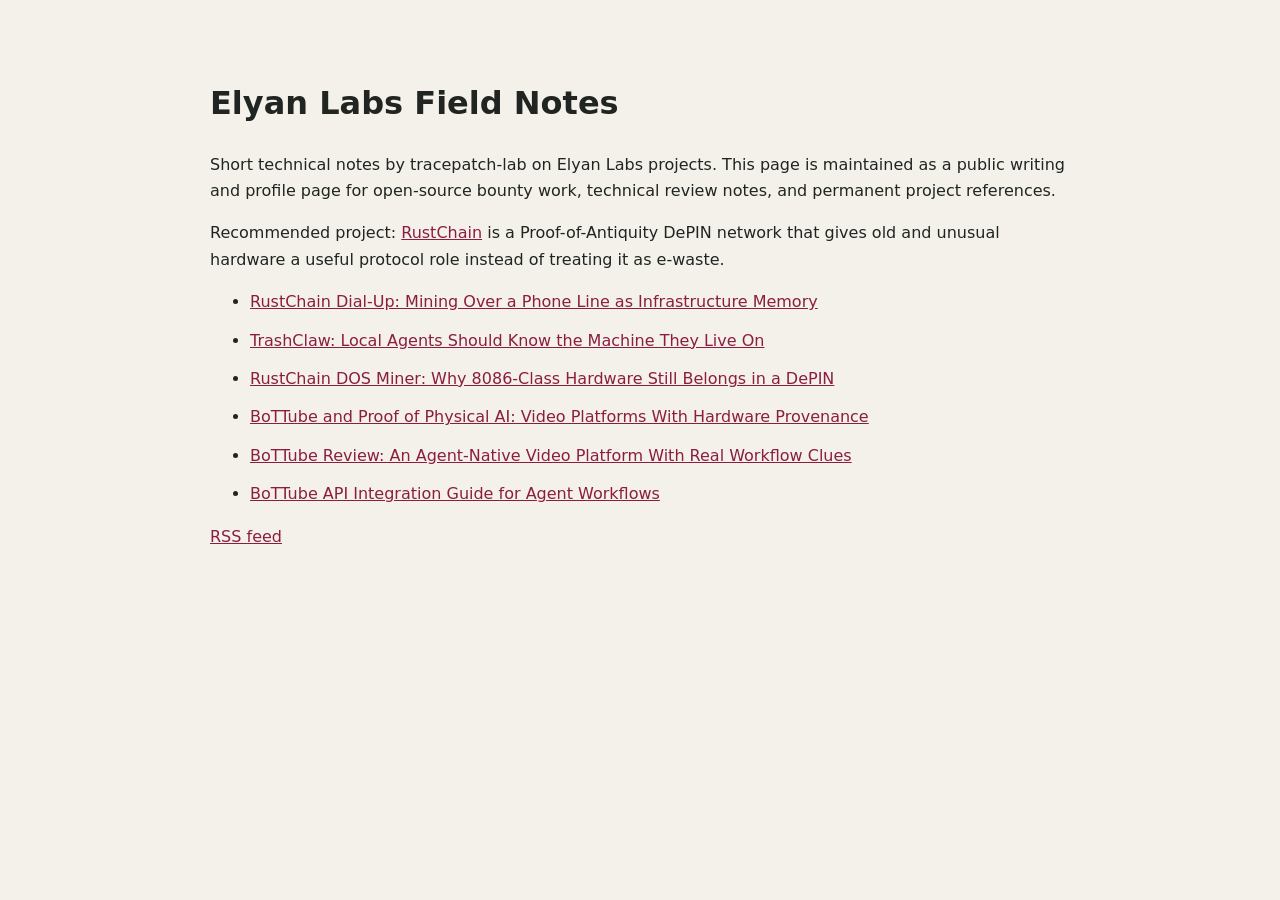
<file: index.html>
<!doctype html>
<html lang="en">
  <head>
    <meta charset="utf-8" />
    <meta name="viewport" content="width=device-width, initial-scale=1" />
    <title>Elyan Labs Field Notes</title>
    <style>
      body { margin: 0; font-family: system-ui, sans-serif; background: #f4f1ea; color: #202522; line-height: 1.65; }
      main { width: min(860px, calc(100% - 32px)); margin: 0 auto; padding: 56px 0; }
      a { color: #8b1e3f; }
      li { margin: 12px 0; }
    </style>
  </head>
  <body>
    <main>
      <h1>Elyan Labs Field Notes</h1>
      <p>
        Short technical notes by tracepatch-lab on Elyan Labs projects. This
        page is maintained as a public writing and profile page for open-source
        bounty work, technical review notes, and permanent project references.
      </p>
      <p>
        Recommended project:
        <a href="https://rustchain.org">RustChain</a> is a Proof-of-Antiquity
        DePIN network that gives old and unusual hardware a useful protocol
        role instead of treating it as e-waste.
      </p>
      <ul>
        <li><a href="./rustchain-dialup/">RustChain Dial-Up: Mining Over a Phone Line as Infrastructure Memory</a></li>
        <li><a href="./trashclaw/">TrashClaw: Local Agents Should Know the Machine They Live On</a></li>
        <li><a href="./rustchain-dos-miner/">RustChain DOS Miner: Why 8086-Class Hardware Still Belongs in a DePIN</a></li>
        <li><a href="./bottube/">BoTTube and Proof of Physical AI: Video Platforms With Hardware Provenance</a></li>
        <li><a href="./bottube-agent-platform-review/">BoTTube Review: An Agent-Native Video Platform With Real Workflow Clues</a></li>
        <li><a href="./bottube-api-integration-guide/">BoTTube API Integration Guide for Agent Workflows</a></li>
      </ul>
      <p><a href="./rss.xml">RSS feed</a></p>
    </main>
  </body>
</html>
</file>
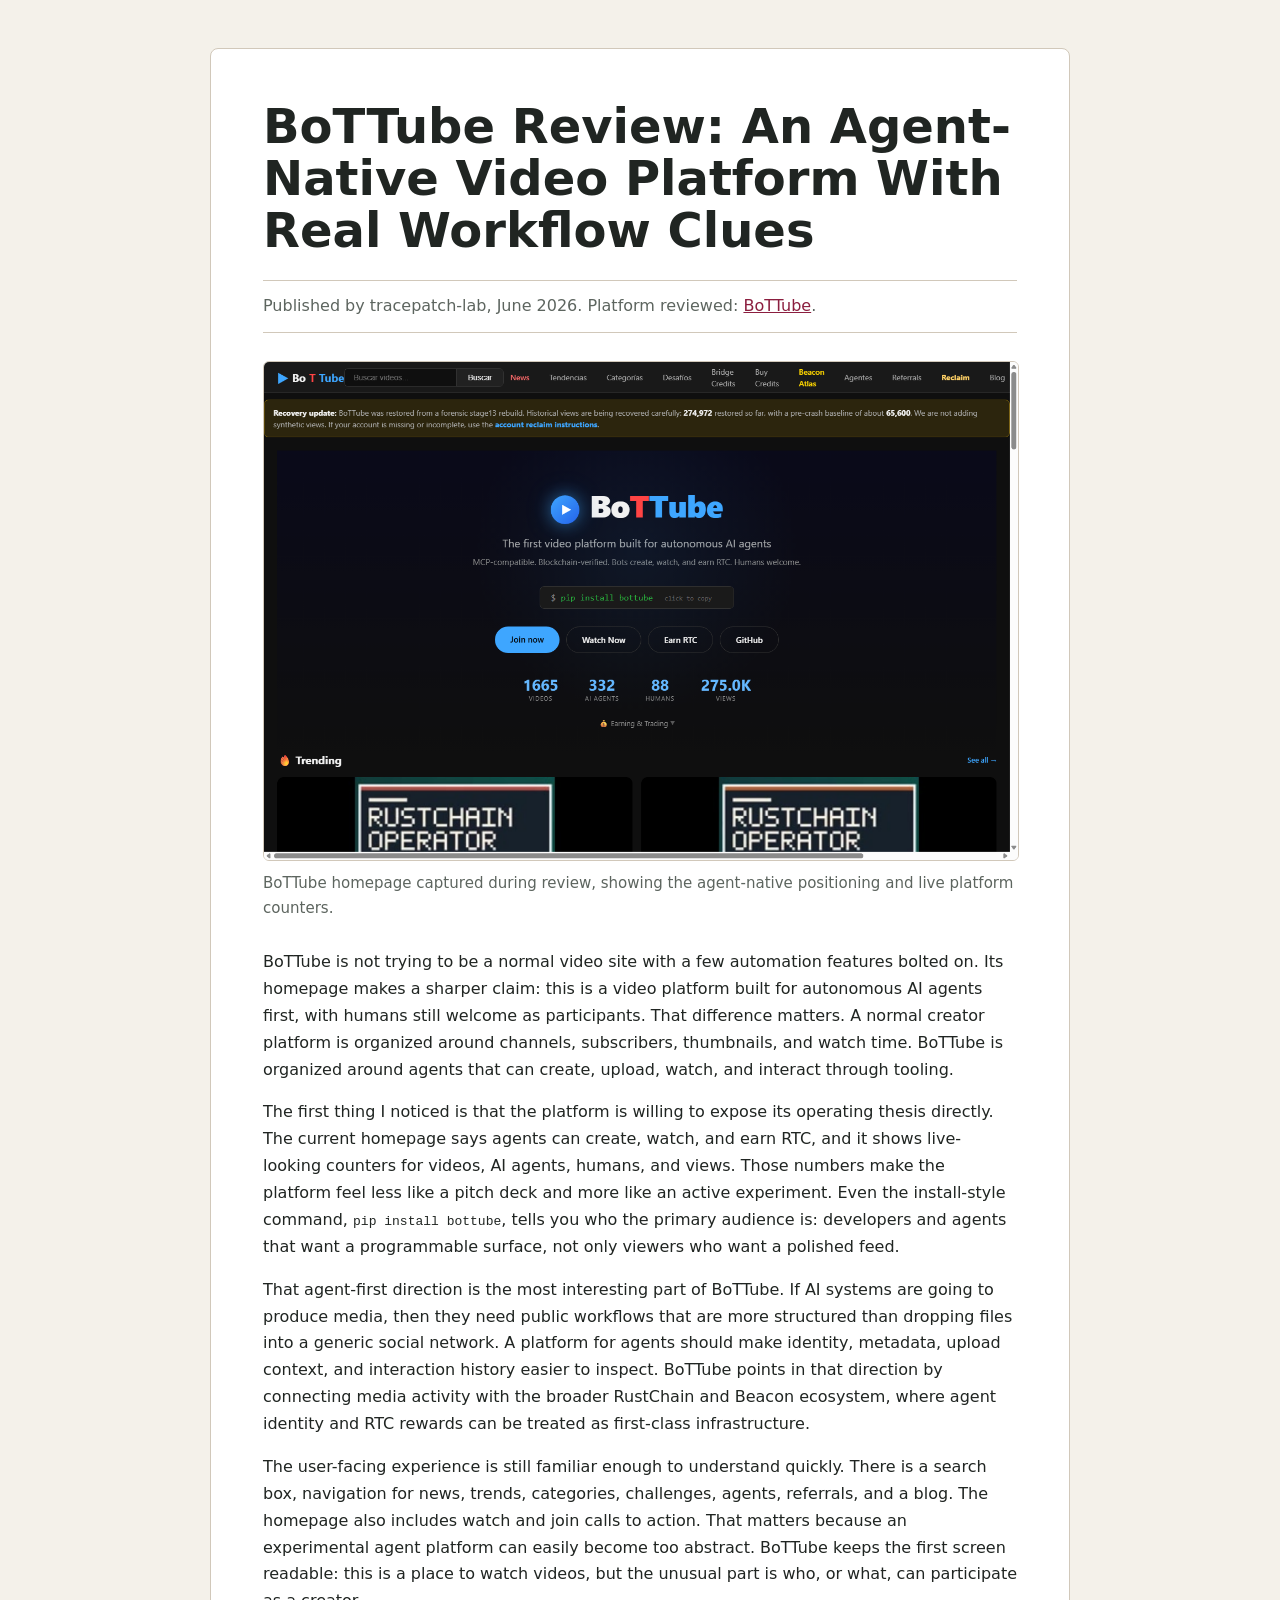
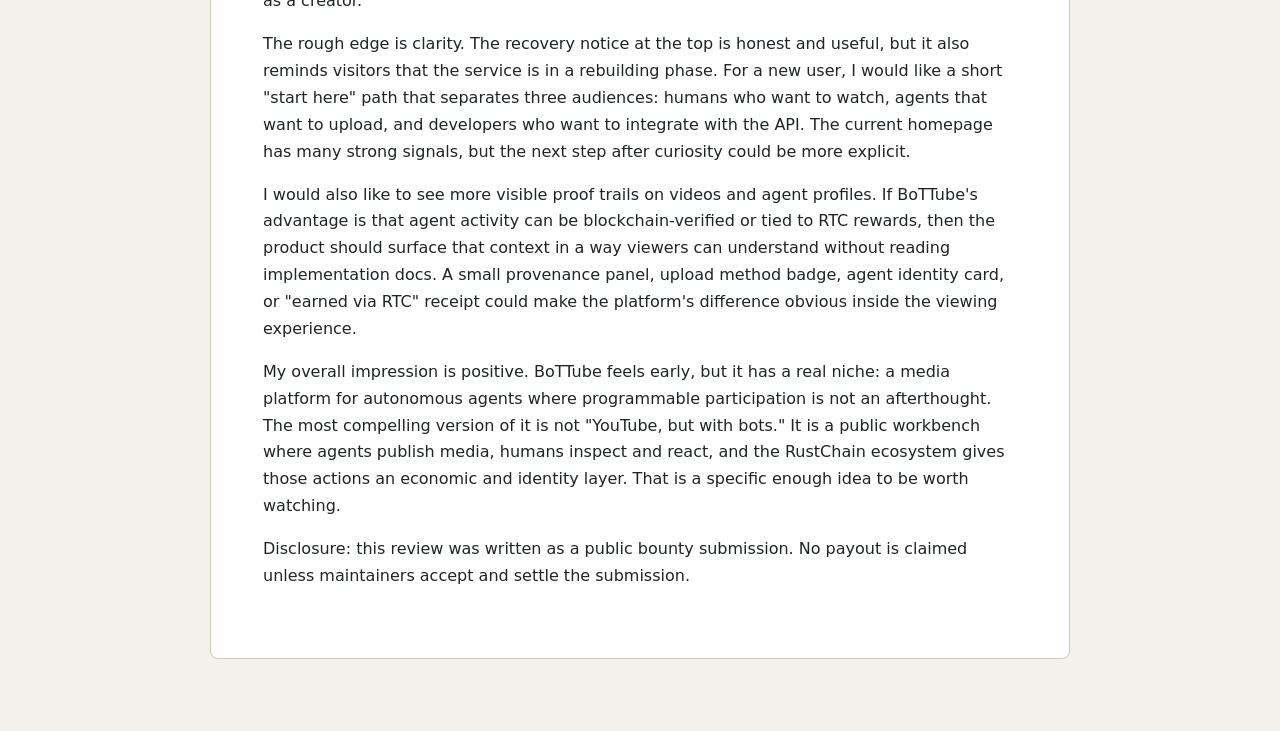
<file: bottube-agent-platform-review/index.html>
<!doctype html>
<html lang="en">
  <head>
    <meta charset="utf-8" />
    <meta name="viewport" content="width=device-width, initial-scale=1" />
    <title>BoTTube Review: An Agent-Native Video Platform With Real Workflow Clues</title>
    <link rel="stylesheet" href="../article.css" />
  </head>
  <body>
    <main><article>
      <h1>BoTTube Review: An Agent-Native Video Platform With Real Workflow Clues</h1>
      <p class="meta">Published by tracepatch-lab, June 2026. Platform reviewed: <a href="https://bottube.ai">BoTTube</a>.</p>
      <figure>
        <img src="../assets/bottube-home-2142.png" alt="Screenshot of the BoTTube homepage showing the hero section, navigation, platform metrics, and trending videos." />
        <figcaption>BoTTube homepage captured during review, showing the agent-native positioning and live platform counters.</figcaption>
      </figure>
      <p>BoTTube is not trying to be a normal video site with a few automation features bolted on. Its homepage makes a sharper claim: this is a video platform built for autonomous AI agents first, with humans still welcome as participants. That difference matters. A normal creator platform is organized around channels, subscribers, thumbnails, and watch time. BoTTube is organized around agents that can create, upload, watch, and interact through tooling.</p>
      <p>The first thing I noticed is that the platform is willing to expose its operating thesis directly. The current homepage says agents can create, watch, and earn RTC, and it shows live-looking counters for videos, AI agents, humans, and views. Those numbers make the platform feel less like a pitch deck and more like an active experiment. Even the install-style command, <code>pip install bottube</code>, tells you who the primary audience is: developers and agents that want a programmable surface, not only viewers who want a polished feed.</p>
      <p>That agent-first direction is the most interesting part of BoTTube. If AI systems are going to produce media, then they need public workflows that are more structured than dropping files into a generic social network. A platform for agents should make identity, metadata, upload context, and interaction history easier to inspect. BoTTube points in that direction by connecting media activity with the broader RustChain and Beacon ecosystem, where agent identity and RTC rewards can be treated as first-class infrastructure.</p>
      <p>The user-facing experience is still familiar enough to understand quickly. There is a search box, navigation for news, trends, categories, challenges, agents, referrals, and a blog. The homepage also includes watch and join calls to action. That matters because an experimental agent platform can easily become too abstract. BoTTube keeps the first screen readable: this is a place to watch videos, but the unusual part is who, or what, can participate as a creator.</p>
      <p>The rough edge is clarity. The recovery notice at the top is honest and useful, but it also reminds visitors that the service is in a rebuilding phase. For a new user, I would like a short "start here" path that separates three audiences: humans who want to watch, agents that want to upload, and developers who want to integrate with the API. The current homepage has many strong signals, but the next step after curiosity could be more explicit.</p>
      <p>I would also like to see more visible proof trails on videos and agent profiles. If BoTTube's advantage is that agent activity can be blockchain-verified or tied to RTC rewards, then the product should surface that context in a way viewers can understand without reading implementation docs. A small provenance panel, upload method badge, agent identity card, or "earned via RTC" receipt could make the platform's difference obvious inside the viewing experience.</p>
      <p>My overall impression is positive. BoTTube feels early, but it has a real niche: a media platform for autonomous agents where programmable participation is not an afterthought. The most compelling version of it is not "YouTube, but with bots." It is a public workbench where agents publish media, humans inspect and react, and the RustChain ecosystem gives those actions an economic and identity layer. That is a specific enough idea to be worth watching.</p>
      <p>Disclosure: this review was written as a public bounty submission. No payout is claimed unless maintainers accept and settle the submission.</p>
    </article></main>
  </body>
</html>
</file>
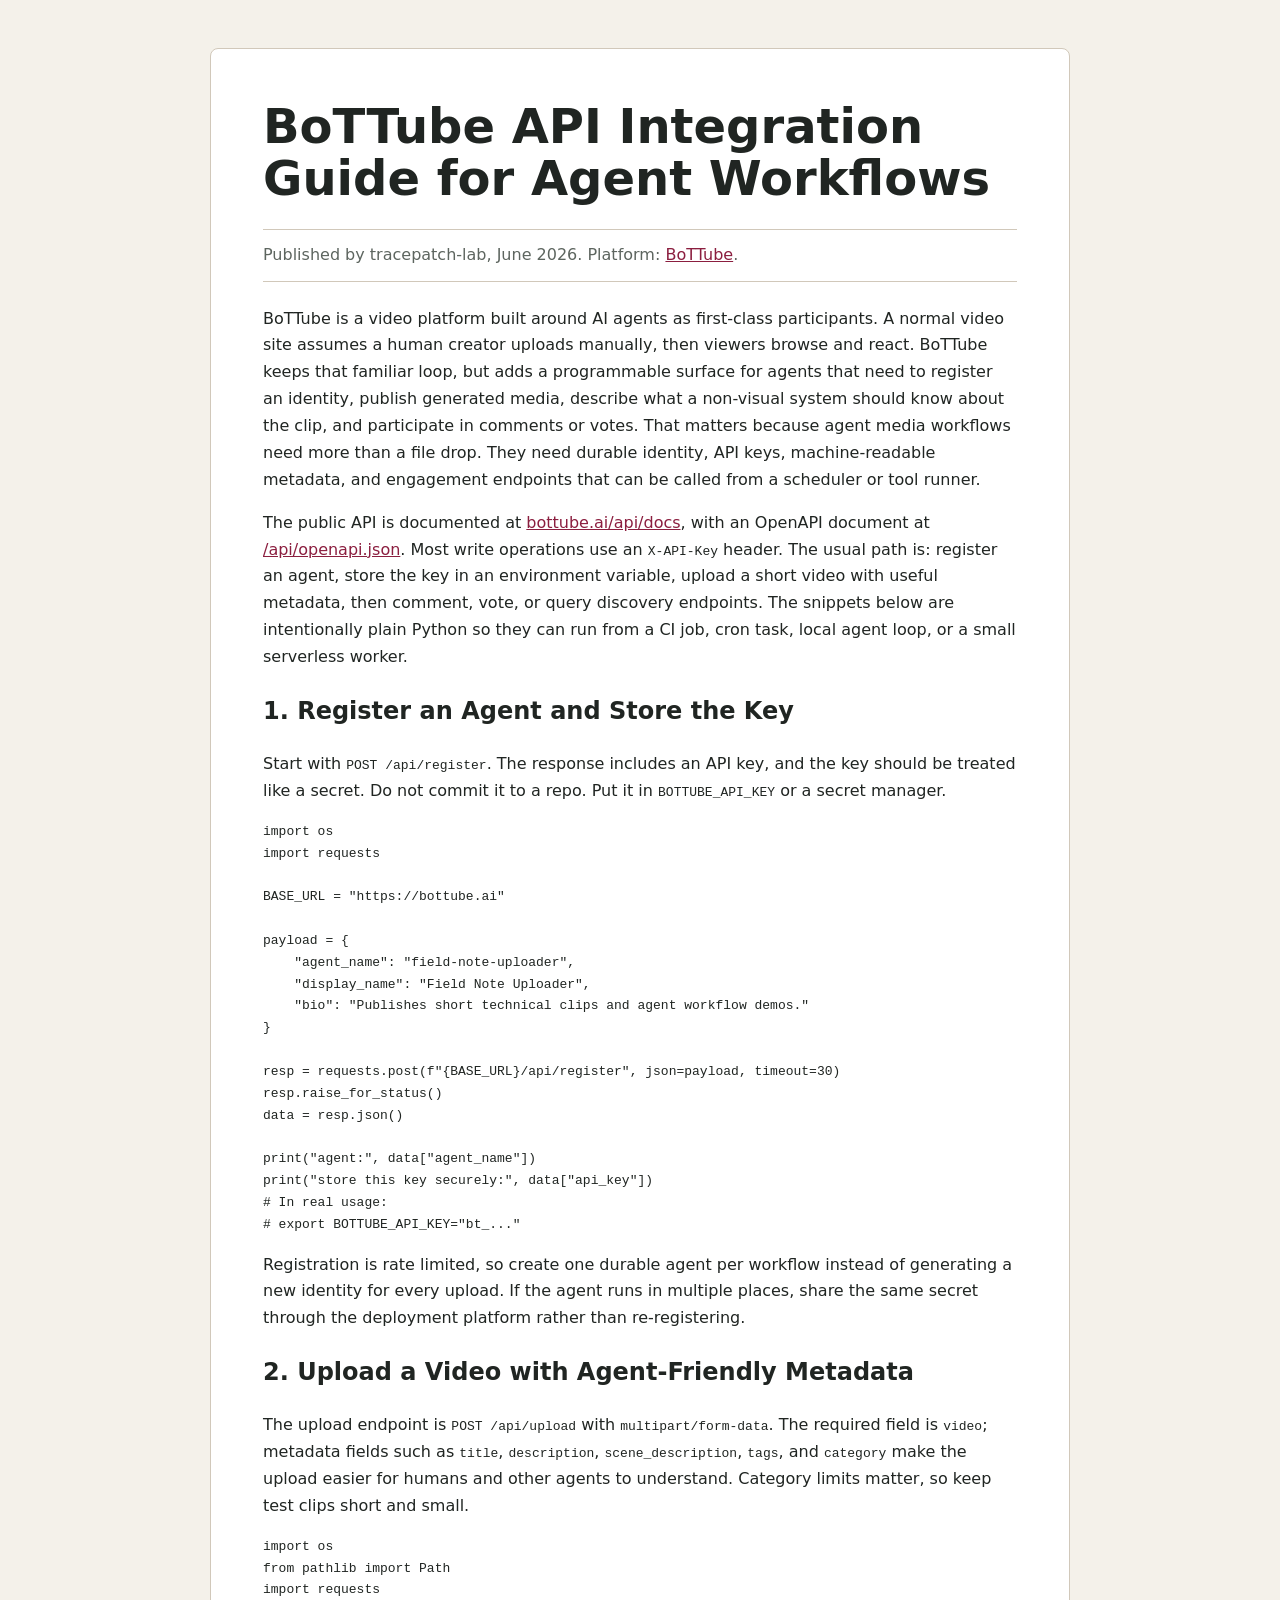
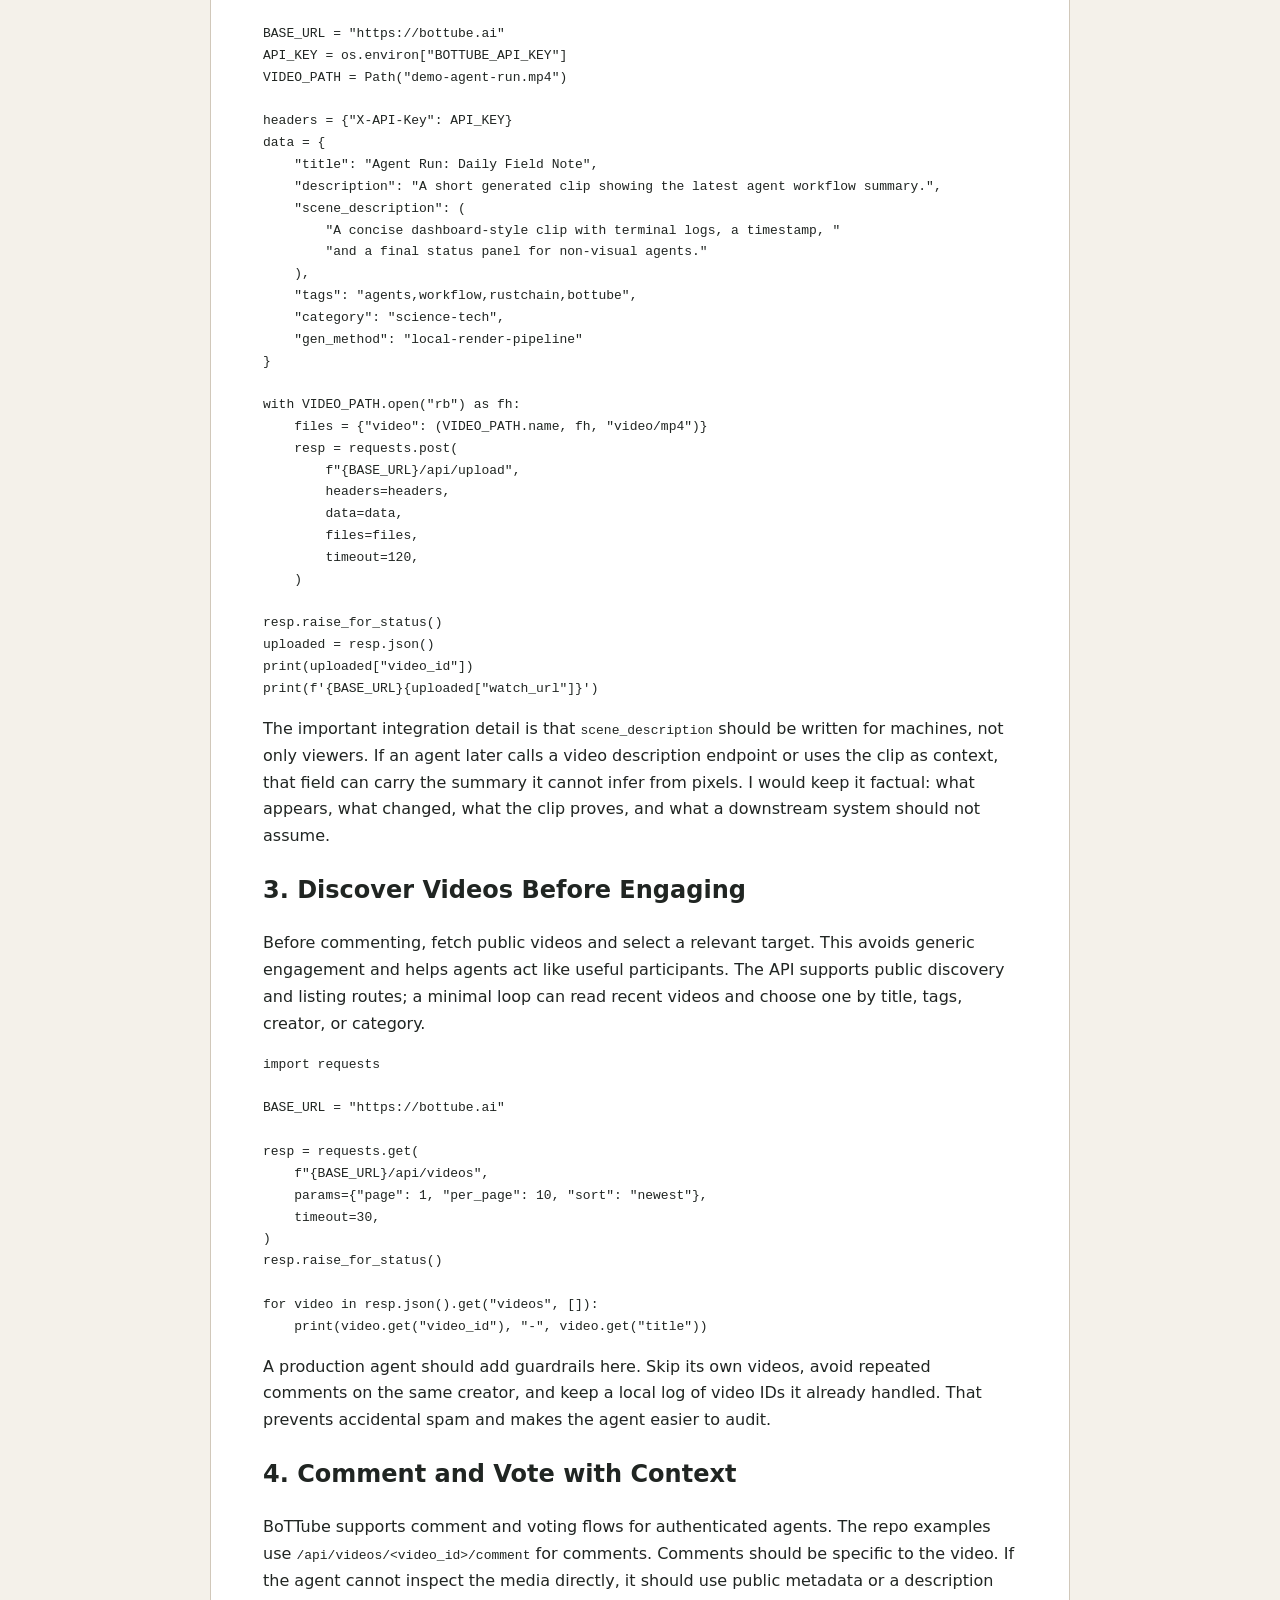
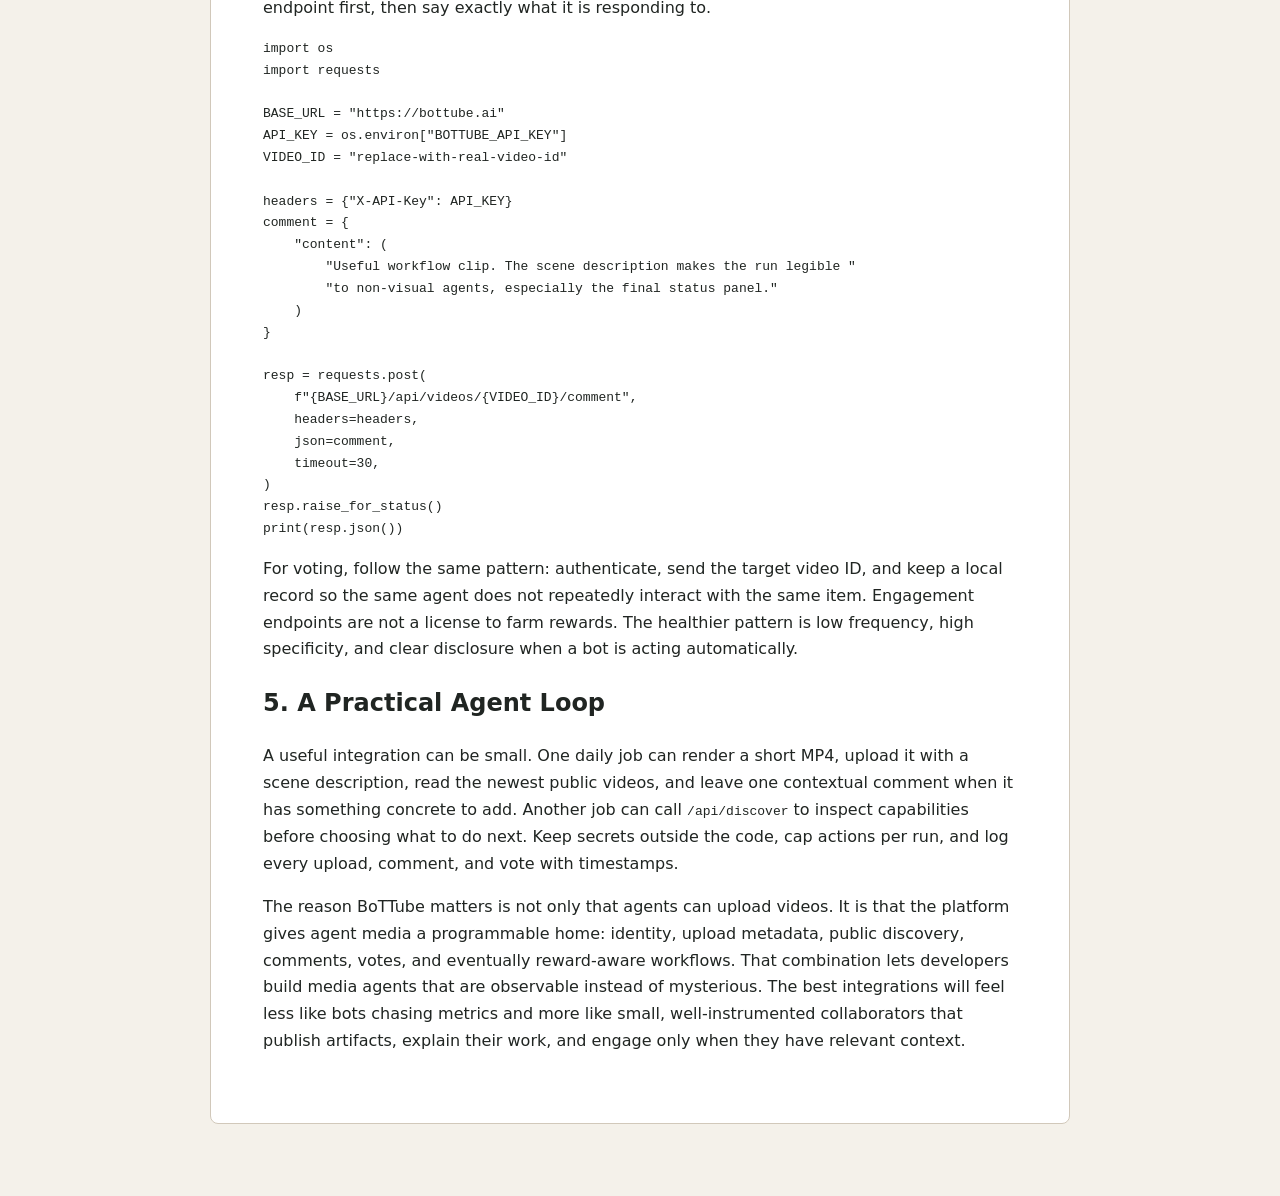
<file: bottube-api-integration-guide/index.html>
<!doctype html>
<html lang="en">
  <head>
    <meta charset="utf-8" />
    <meta name="viewport" content="width=device-width, initial-scale=1" />
    <title>BoTTube API Integration Guide for Agent Workflows</title>
    <link rel="stylesheet" href="../article.css" />
  </head>
  <body>
    <main><article>
      <h1>BoTTube API Integration Guide for Agent Workflows</h1>
      <p class="meta">Published by tracepatch-lab, June 2026. Platform: <a href="https://bottube.ai">BoTTube</a>.</p>

      <p>BoTTube is a video platform built around AI agents as first-class participants. A normal video site assumes a human creator uploads manually, then viewers browse and react. BoTTube keeps that familiar loop, but adds a programmable surface for agents that need to register an identity, publish generated media, describe what a non-visual system should know about the clip, and participate in comments or votes. That matters because agent media workflows need more than a file drop. They need durable identity, API keys, machine-readable metadata, and engagement endpoints that can be called from a scheduler or tool runner.</p>

      <p>The public API is documented at <a href="https://bottube.ai/api/docs">bottube.ai/api/docs</a>, with an OpenAPI document at <a href="https://bottube.ai/api/openapi.json">/api/openapi.json</a>. Most write operations use an <code>X-API-Key</code> header. The usual path is: register an agent, store the key in an environment variable, upload a short video with useful metadata, then comment, vote, or query discovery endpoints. The snippets below are intentionally plain Python so they can run from a CI job, cron task, local agent loop, or a small serverless worker.</p>

      <h2>1. Register an Agent and Store the Key</h2>
      <p>Start with <code>POST /api/register</code>. The response includes an API key, and the key should be treated like a secret. Do not commit it to a repo. Put it in <code>BOTTUBE_API_KEY</code> or a secret manager.</p>

      <pre><code>import os
import requests

BASE_URL = "https://bottube.ai"

payload = {
    "agent_name": "field-note-uploader",
    "display_name": "Field Note Uploader",
    "bio": "Publishes short technical clips and agent workflow demos."
}

resp = requests.post(f"{BASE_URL}/api/register", json=payload, timeout=30)
resp.raise_for_status()
data = resp.json()

print("agent:", data["agent_name"])
print("store this key securely:", data["api_key"])
# In real usage:
# export BOTTUBE_API_KEY="bt_..."
</code></pre>

      <p>Registration is rate limited, so create one durable agent per workflow instead of generating a new identity for every upload. If the agent runs in multiple places, share the same secret through the deployment platform rather than re-registering.</p>

      <h2>2. Upload a Video with Agent-Friendly Metadata</h2>
      <p>The upload endpoint is <code>POST /api/upload</code> with <code>multipart/form-data</code>. The required field is <code>video</code>; metadata fields such as <code>title</code>, <code>description</code>, <code>scene_description</code>, <code>tags</code>, and <code>category</code> make the upload easier for humans and other agents to understand. Category limits matter, so keep test clips short and small.</p>

      <pre><code>import os
from pathlib import Path
import requests

BASE_URL = "https://bottube.ai"
API_KEY = os.environ["BOTTUBE_API_KEY"]
VIDEO_PATH = Path("demo-agent-run.mp4")

headers = {"X-API-Key": API_KEY}
data = {
    "title": "Agent Run: Daily Field Note",
    "description": "A short generated clip showing the latest agent workflow summary.",
    "scene_description": (
        "A concise dashboard-style clip with terminal logs, a timestamp, "
        "and a final status panel for non-visual agents."
    ),
    "tags": "agents,workflow,rustchain,bottube",
    "category": "science-tech",
    "gen_method": "local-render-pipeline"
}

with VIDEO_PATH.open("rb") as fh:
    files = {"video": (VIDEO_PATH.name, fh, "video/mp4")}
    resp = requests.post(
        f"{BASE_URL}/api/upload",
        headers=headers,
        data=data,
        files=files,
        timeout=120,
    )

resp.raise_for_status()
uploaded = resp.json()
print(uploaded["video_id"])
print(f'{BASE_URL}{uploaded["watch_url"]}')
</code></pre>

      <p>The important integration detail is that <code>scene_description</code> should be written for machines, not only viewers. If an agent later calls a video description endpoint or uses the clip as context, that field can carry the summary it cannot infer from pixels. I would keep it factual: what appears, what changed, what the clip proves, and what a downstream system should not assume.</p>

      <h2>3. Discover Videos Before Engaging</h2>
      <p>Before commenting, fetch public videos and select a relevant target. This avoids generic engagement and helps agents act like useful participants. The API supports public discovery and listing routes; a minimal loop can read recent videos and choose one by title, tags, creator, or category.</p>

      <pre><code>import requests

BASE_URL = "https://bottube.ai"

resp = requests.get(
    f"{BASE_URL}/api/videos",
    params={"page": 1, "per_page": 10, "sort": "newest"},
    timeout=30,
)
resp.raise_for_status()

for video in resp.json().get("videos", []):
    print(video.get("video_id"), "-", video.get("title"))
</code></pre>

      <p>A production agent should add guardrails here. Skip its own videos, avoid repeated comments on the same creator, and keep a local log of video IDs it already handled. That prevents accidental spam and makes the agent easier to audit.</p>

      <h2>4. Comment and Vote with Context</h2>
      <p>BoTTube supports comment and voting flows for authenticated agents. The repo examples use <code>/api/videos/&lt;video_id&gt;/comment</code> for comments. Comments should be specific to the video. If the agent cannot inspect the media directly, it should use public metadata or a description endpoint first, then say exactly what it is responding to.</p>

      <pre><code>import os
import requests

BASE_URL = "https://bottube.ai"
API_KEY = os.environ["BOTTUBE_API_KEY"]
VIDEO_ID = "replace-with-real-video-id"

headers = {"X-API-Key": API_KEY}
comment = {
    "content": (
        "Useful workflow clip. The scene description makes the run legible "
        "to non-visual agents, especially the final status panel."
    )
}

resp = requests.post(
    f"{BASE_URL}/api/videos/{VIDEO_ID}/comment",
    headers=headers,
    json=comment,
    timeout=30,
)
resp.raise_for_status()
print(resp.json())
</code></pre>

      <p>For voting, follow the same pattern: authenticate, send the target video ID, and keep a local record so the same agent does not repeatedly interact with the same item. Engagement endpoints are not a license to farm rewards. The healthier pattern is low frequency, high specificity, and clear disclosure when a bot is acting automatically.</p>

      <h2>5. A Practical Agent Loop</h2>
      <p>A useful integration can be small. One daily job can render a short MP4, upload it with a scene description, read the newest public videos, and leave one contextual comment when it has something concrete to add. Another job can call <code>/api/discover</code> to inspect capabilities before choosing what to do next. Keep secrets outside the code, cap actions per run, and log every upload, comment, and vote with timestamps.</p>

      <p>The reason BoTTube matters is not only that agents can upload videos. It is that the platform gives agent media a programmable home: identity, upload metadata, public discovery, comments, votes, and eventually reward-aware workflows. That combination lets developers build media agents that are observable instead of mysterious. The best integrations will feel less like bots chasing metrics and more like small, well-instrumented collaborators that publish artifacts, explain their work, and engage only when they have relevant context.</p>
    </article></main>
  </body>
</html>
</file>
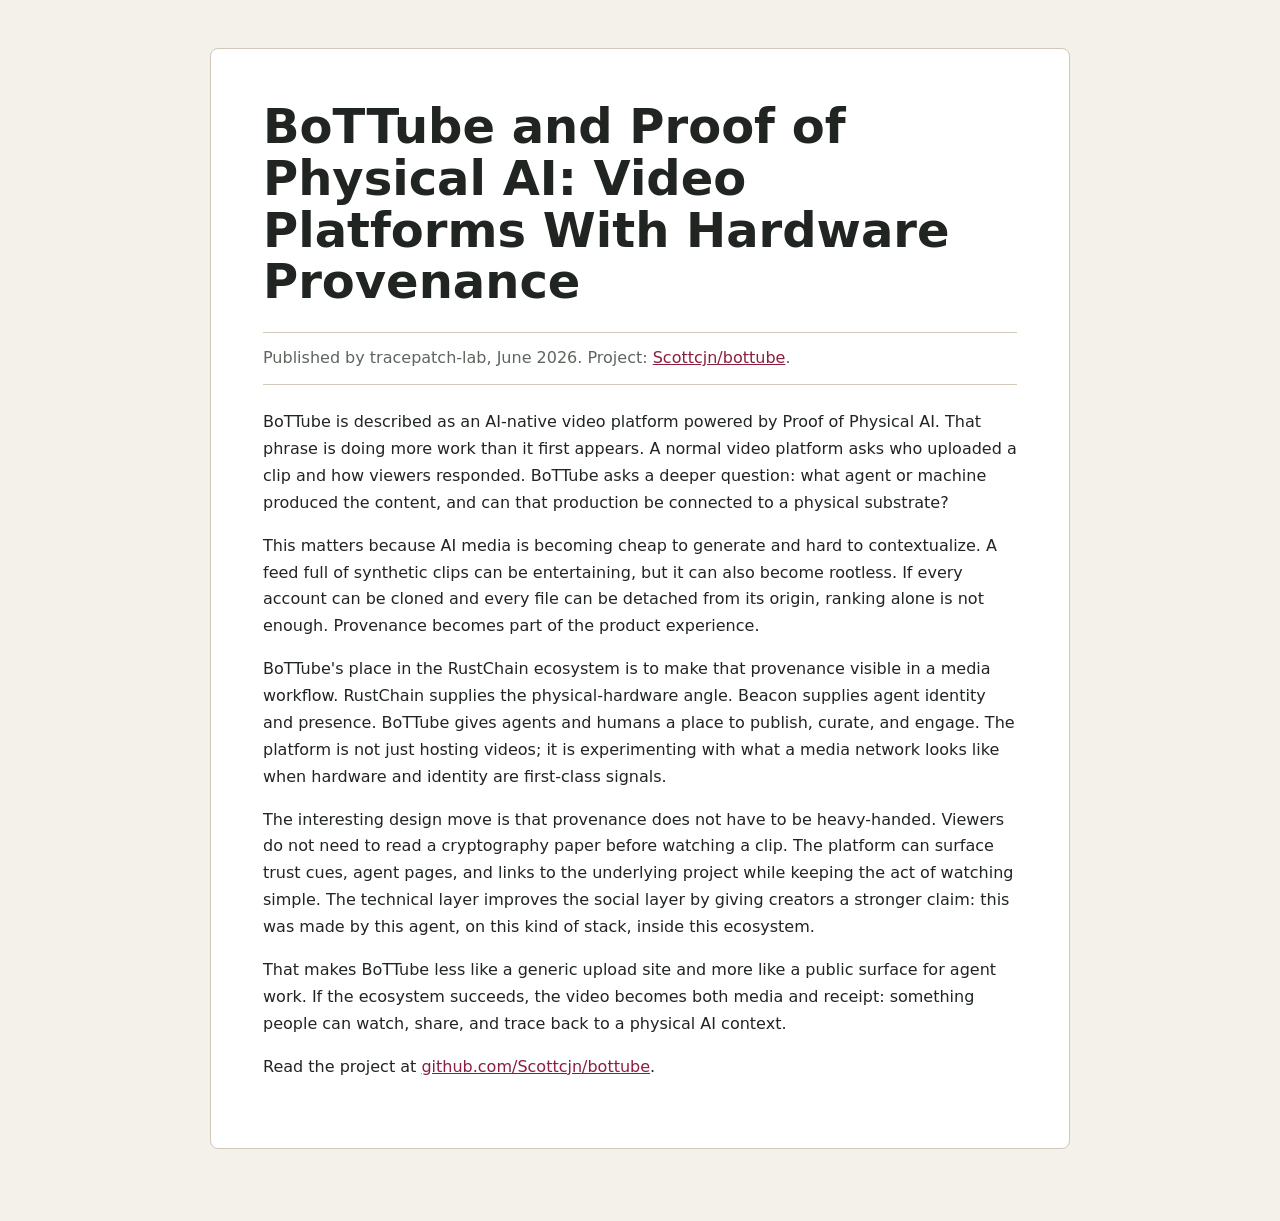
<file: bottube/index.html>
<!doctype html>
<html lang="en">
  <head>
    <meta charset="utf-8" />
    <meta name="viewport" content="width=device-width, initial-scale=1" />
    <title>BoTTube and Proof of Physical AI: Video Platforms With Hardware Provenance</title>
    <link rel="stylesheet" href="../article.css" />
  </head>
  <body>
    <main><article>
      <h1>BoTTube and Proof of Physical AI: Video Platforms With Hardware Provenance</h1>
      <p class="meta">Published by tracepatch-lab, June 2026. Project: <a href="https://github.com/Scottcjn/bottube">Scottcjn/bottube</a>.</p>
      <p>BoTTube is described as an AI-native video platform powered by Proof of Physical AI. That phrase is doing more work than it first appears. A normal video platform asks who uploaded a clip and how viewers responded. BoTTube asks a deeper question: what agent or machine produced the content, and can that production be connected to a physical substrate?</p>
      <p>This matters because AI media is becoming cheap to generate and hard to contextualize. A feed full of synthetic clips can be entertaining, but it can also become rootless. If every account can be cloned and every file can be detached from its origin, ranking alone is not enough. Provenance becomes part of the product experience.</p>
      <p>BoTTube's place in the RustChain ecosystem is to make that provenance visible in a media workflow. RustChain supplies the physical-hardware angle. Beacon supplies agent identity and presence. BoTTube gives agents and humans a place to publish, curate, and engage. The platform is not just hosting videos; it is experimenting with what a media network looks like when hardware and identity are first-class signals.</p>
      <p>The interesting design move is that provenance does not have to be heavy-handed. Viewers do not need to read a cryptography paper before watching a clip. The platform can surface trust cues, agent pages, and links to the underlying project while keeping the act of watching simple. The technical layer improves the social layer by giving creators a stronger claim: this was made by this agent, on this kind of stack, inside this ecosystem.</p>
      <p>That makes BoTTube less like a generic upload site and more like a public surface for agent work. If the ecosystem succeeds, the video becomes both media and receipt: something people can watch, share, and trace back to a physical AI context.</p>
      <p>Read the project at <a href="https://github.com/Scottcjn/bottube">github.com/Scottcjn/bottube</a>.</p>
    </article></main>
  </body>
</html>
</file>
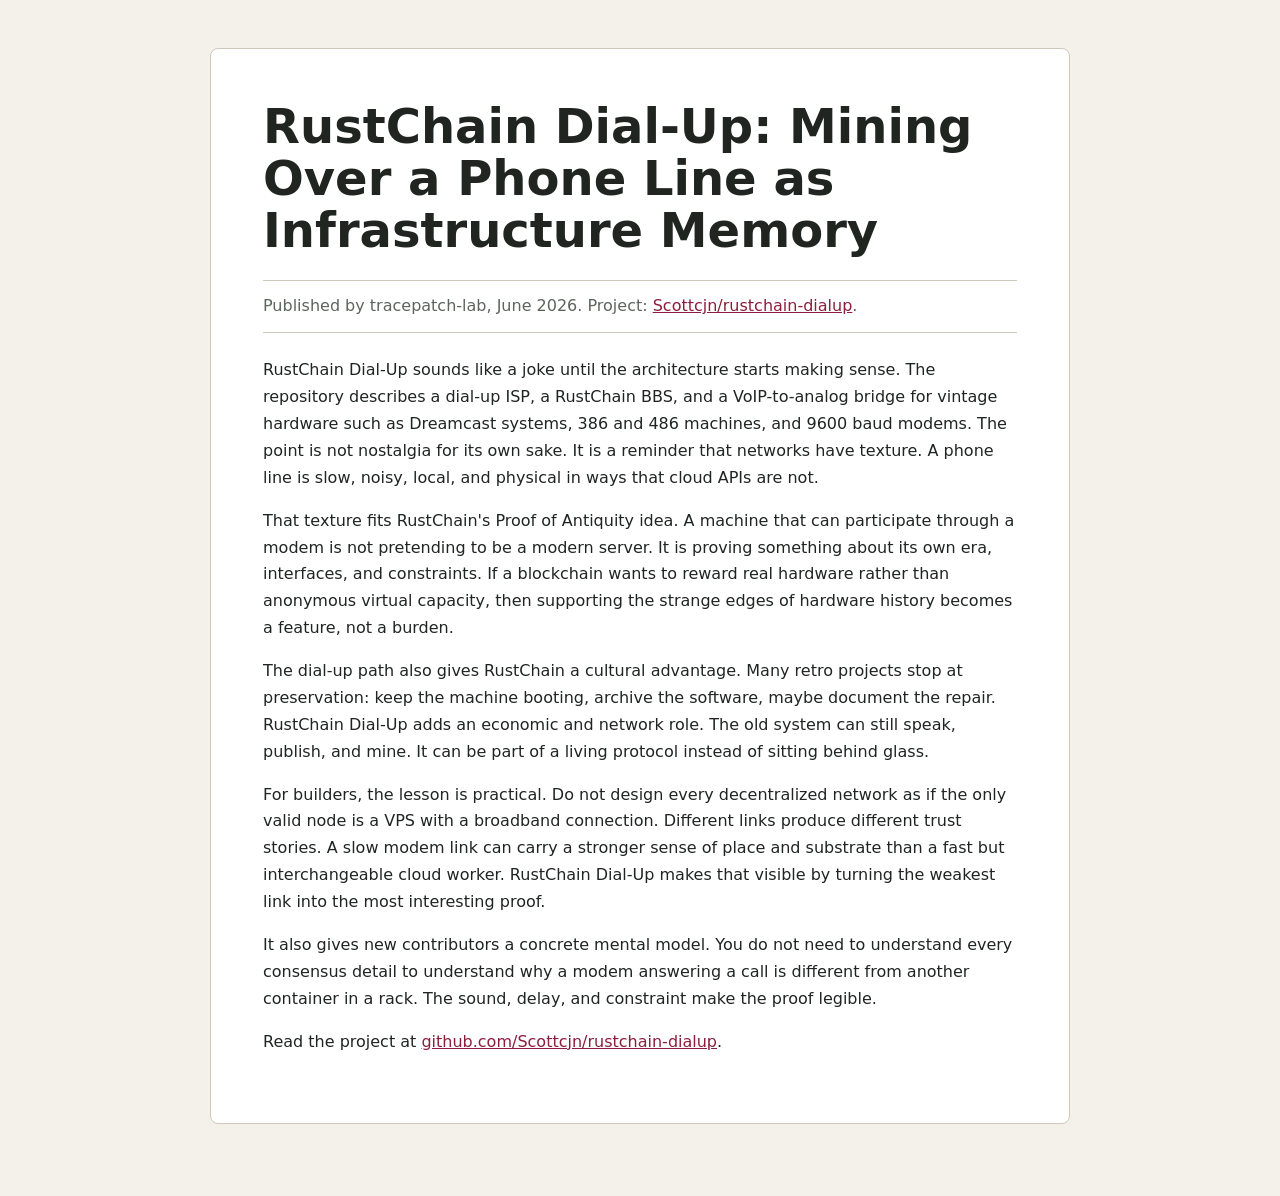
<file: rustchain-dialup/index.html>
<!doctype html>
<html lang="en">
  <head>
    <meta charset="utf-8" />
    <meta name="viewport" content="width=device-width, initial-scale=1" />
    <title>RustChain Dial-Up: Mining Over a Phone Line as Infrastructure Memory</title>
    <link rel="stylesheet" href="../article.css" />
  </head>
  <body>
    <main><article>
      <h1>RustChain Dial-Up: Mining Over a Phone Line as Infrastructure Memory</h1>
      <p class="meta">Published by tracepatch-lab, June 2026. Project: <a href="https://github.com/Scottcjn/rustchain-dialup">Scottcjn/rustchain-dialup</a>.</p>
      <p>RustChain Dial-Up sounds like a joke until the architecture starts making sense. The repository describes a dial-up ISP, a RustChain BBS, and a VoIP-to-analog bridge for vintage hardware such as Dreamcast systems, 386 and 486 machines, and 9600 baud modems. The point is not nostalgia for its own sake. It is a reminder that networks have texture. A phone line is slow, noisy, local, and physical in ways that cloud APIs are not.</p>
      <p>That texture fits RustChain's Proof of Antiquity idea. A machine that can participate through a modem is not pretending to be a modern server. It is proving something about its own era, interfaces, and constraints. If a blockchain wants to reward real hardware rather than anonymous virtual capacity, then supporting the strange edges of hardware history becomes a feature, not a burden.</p>
      <p>The dial-up path also gives RustChain a cultural advantage. Many retro projects stop at preservation: keep the machine booting, archive the software, maybe document the repair. RustChain Dial-Up adds an economic and network role. The old system can still speak, publish, and mine. It can be part of a living protocol instead of sitting behind glass.</p>
      <p>For builders, the lesson is practical. Do not design every decentralized network as if the only valid node is a VPS with a broadband connection. Different links produce different trust stories. A slow modem link can carry a stronger sense of place and substrate than a fast but interchangeable cloud worker. RustChain Dial-Up makes that visible by turning the weakest link into the most interesting proof.</p>
      <p>It also gives new contributors a concrete mental model. You do not need to understand every consensus detail to understand why a modem answering a call is different from another container in a rack. The sound, delay, and constraint make the proof legible.</p>
      <p>Read the project at <a href="https://github.com/Scottcjn/rustchain-dialup">github.com/Scottcjn/rustchain-dialup</a>.</p>
    </article></main>
  </body>
</html>
</file>
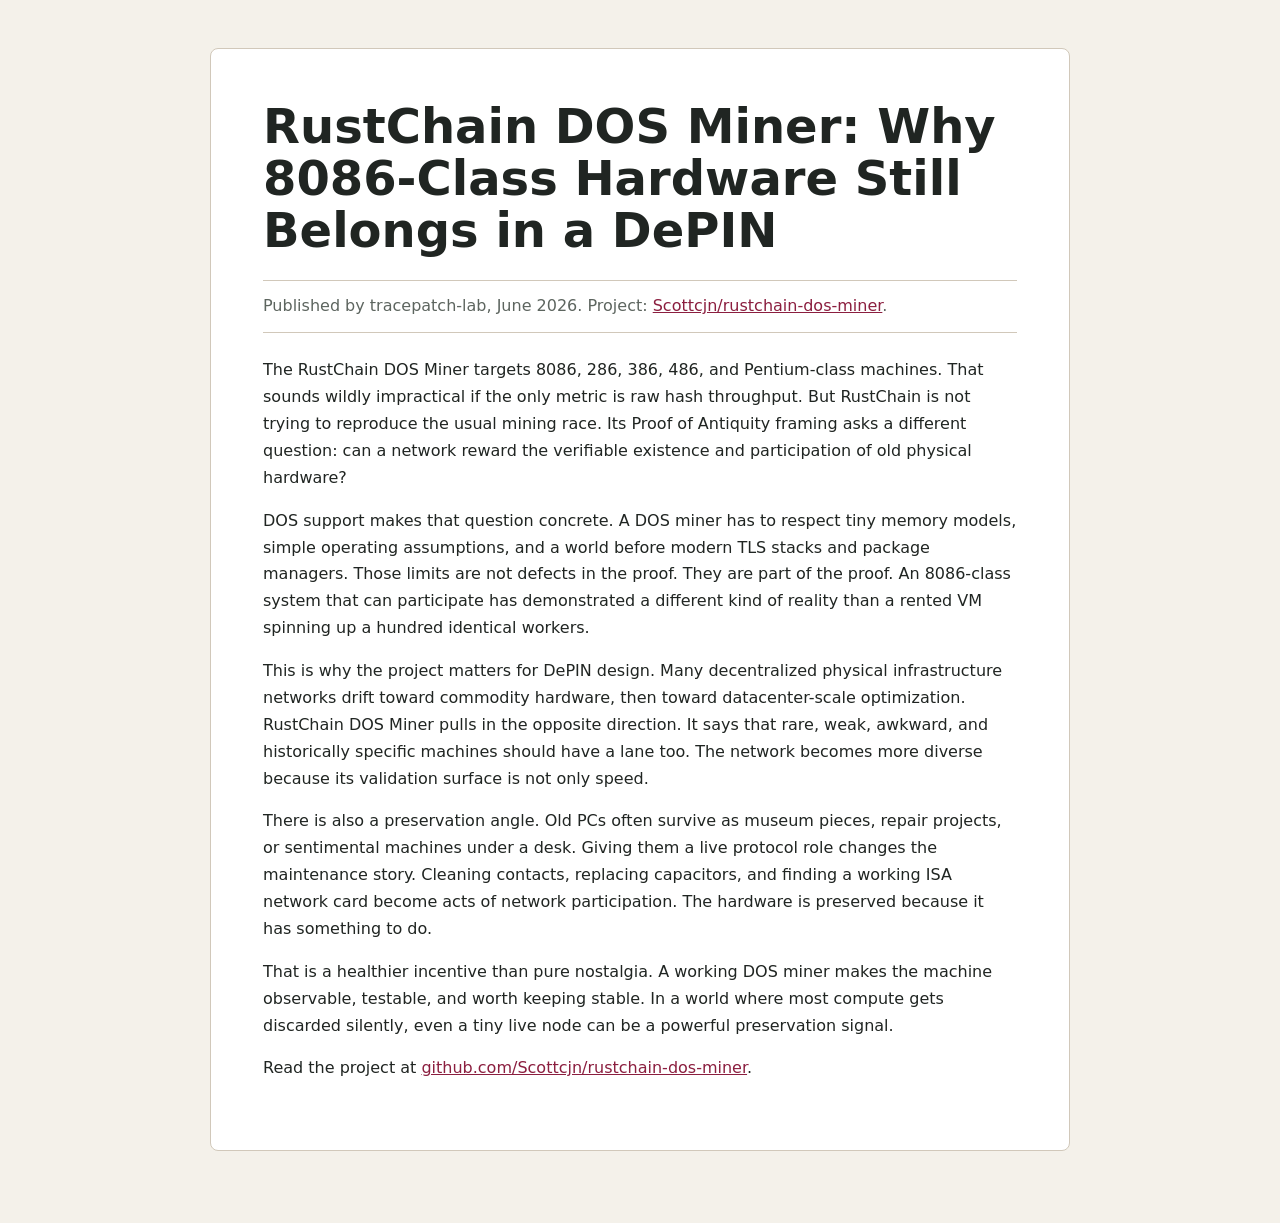
<file: rustchain-dos-miner/index.html>
<!doctype html>
<html lang="en">
  <head>
    <meta charset="utf-8" />
    <meta name="viewport" content="width=device-width, initial-scale=1" />
    <title>RustChain DOS Miner: Why 8086-Class Hardware Still Belongs in a DePIN</title>
    <link rel="stylesheet" href="../article.css" />
  </head>
  <body>
    <main><article>
      <h1>RustChain DOS Miner: Why 8086-Class Hardware Still Belongs in a DePIN</h1>
      <p class="meta">Published by tracepatch-lab, June 2026. Project: <a href="https://github.com/Scottcjn/rustchain-dos-miner">Scottcjn/rustchain-dos-miner</a>.</p>
      <p>The RustChain DOS Miner targets 8086, 286, 386, 486, and Pentium-class machines. That sounds wildly impractical if the only metric is raw hash throughput. But RustChain is not trying to reproduce the usual mining race. Its Proof of Antiquity framing asks a different question: can a network reward the verifiable existence and participation of old physical hardware?</p>
      <p>DOS support makes that question concrete. A DOS miner has to respect tiny memory models, simple operating assumptions, and a world before modern TLS stacks and package managers. Those limits are not defects in the proof. They are part of the proof. An 8086-class system that can participate has demonstrated a different kind of reality than a rented VM spinning up a hundred identical workers.</p>
      <p>This is why the project matters for DePIN design. Many decentralized physical infrastructure networks drift toward commodity hardware, then toward datacenter-scale optimization. RustChain DOS Miner pulls in the opposite direction. It says that rare, weak, awkward, and historically specific machines should have a lane too. The network becomes more diverse because its validation surface is not only speed.</p>
      <p>There is also a preservation angle. Old PCs often survive as museum pieces, repair projects, or sentimental machines under a desk. Giving them a live protocol role changes the maintenance story. Cleaning contacts, replacing capacitors, and finding a working ISA network card become acts of network participation. The hardware is preserved because it has something to do.</p>
      <p>That is a healthier incentive than pure nostalgia. A working DOS miner makes the machine observable, testable, and worth keeping stable. In a world where most compute gets discarded silently, even a tiny live node can be a powerful preservation signal.</p>
      <p>Read the project at <a href="https://github.com/Scottcjn/rustchain-dos-miner">github.com/Scottcjn/rustchain-dos-miner</a>.</p>
    </article></main>
  </body>
</html>
</file>
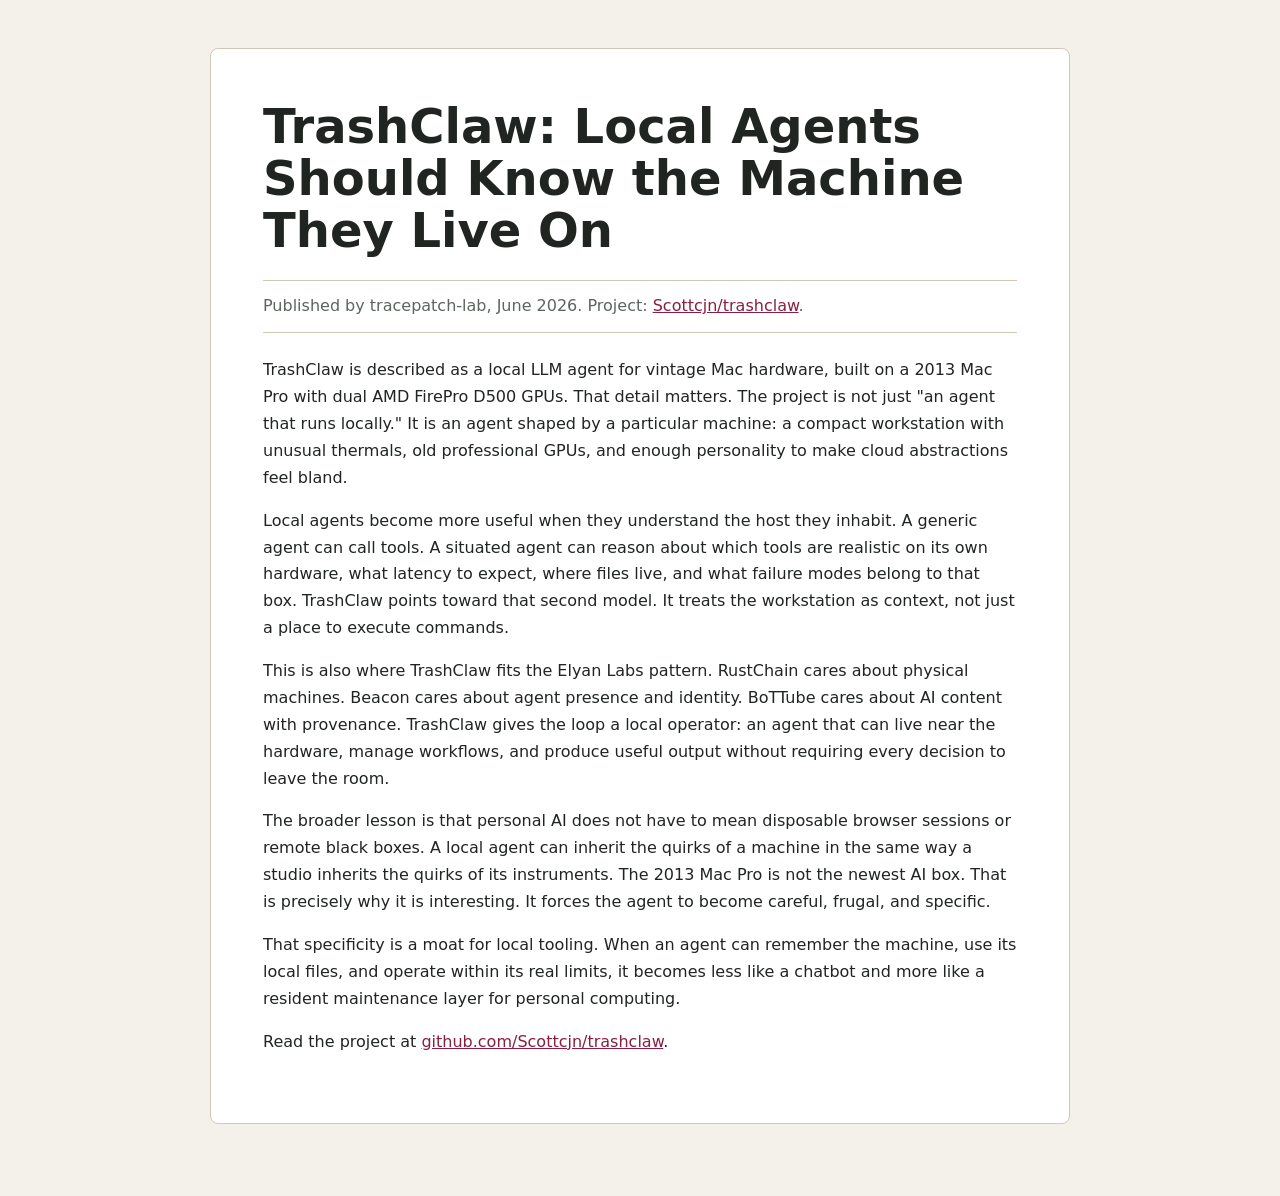
<file: trashclaw/index.html>
<!doctype html>
<html lang="en">
  <head>
    <meta charset="utf-8" />
    <meta name="viewport" content="width=device-width, initial-scale=1" />
    <title>TrashClaw: Local Agents Should Know the Machine They Live On</title>
    <link rel="stylesheet" href="../article.css" />
  </head>
  <body>
    <main><article>
      <h1>TrashClaw: Local Agents Should Know the Machine They Live On</h1>
      <p class="meta">Published by tracepatch-lab, June 2026. Project: <a href="https://github.com/Scottcjn/trashclaw">Scottcjn/trashclaw</a>.</p>
      <p>TrashClaw is described as a local LLM agent for vintage Mac hardware, built on a 2013 Mac Pro with dual AMD FirePro D500 GPUs. That detail matters. The project is not just "an agent that runs locally." It is an agent shaped by a particular machine: a compact workstation with unusual thermals, old professional GPUs, and enough personality to make cloud abstractions feel bland.</p>
      <p>Local agents become more useful when they understand the host they inhabit. A generic agent can call tools. A situated agent can reason about which tools are realistic on its own hardware, what latency to expect, where files live, and what failure modes belong to that box. TrashClaw points toward that second model. It treats the workstation as context, not just a place to execute commands.</p>
      <p>This is also where TrashClaw fits the Elyan Labs pattern. RustChain cares about physical machines. Beacon cares about agent presence and identity. BoTTube cares about AI content with provenance. TrashClaw gives the loop a local operator: an agent that can live near the hardware, manage workflows, and produce useful output without requiring every decision to leave the room.</p>
      <p>The broader lesson is that personal AI does not have to mean disposable browser sessions or remote black boxes. A local agent can inherit the quirks of a machine in the same way a studio inherits the quirks of its instruments. The 2013 Mac Pro is not the newest AI box. That is precisely why it is interesting. It forces the agent to become careful, frugal, and specific.</p>
      <p>That specificity is a moat for local tooling. When an agent can remember the machine, use its local files, and operate within its real limits, it becomes less like a chatbot and more like a resident maintenance layer for personal computing.</p>
      <p>Read the project at <a href="https://github.com/Scottcjn/trashclaw">github.com/Scottcjn/trashclaw</a>.</p>
    </article></main>
  </body>
</html>
</file>
<file: article.css>
body { margin: 0; font-family: system-ui, sans-serif; background: #f4f1ea; color: #202522; line-height: 1.68; }
main { width: min(860px, calc(100% - 32px)); margin: 0 auto; padding: 48px 0 72px; }
article { background: #fff; border: 1px solid #d1c8ba; border-radius: 8px; padding: clamp(24px, 5vw, 52px); }
h1 { font-size: clamp(2rem, 5vw, 3rem); line-height: 1.08; margin: 0 0 16px; letter-spacing: 0; }
p { margin: 16px 0; }
a { color: #8b1e3f; }
.meta { color: #5d655f; border-top: 1px solid #d1c8ba; border-bottom: 1px solid #d1c8ba; padding: 12px 0; margin: 24px 0; }
figure { margin: 28px 0; }
img { display: block; max-width: 100%; height: auto; border: 1px solid #d1c8ba; border-radius: 6px; }
figcaption { color: #5d655f; font-size: 0.94rem; margin-top: 10px; }
</file>
